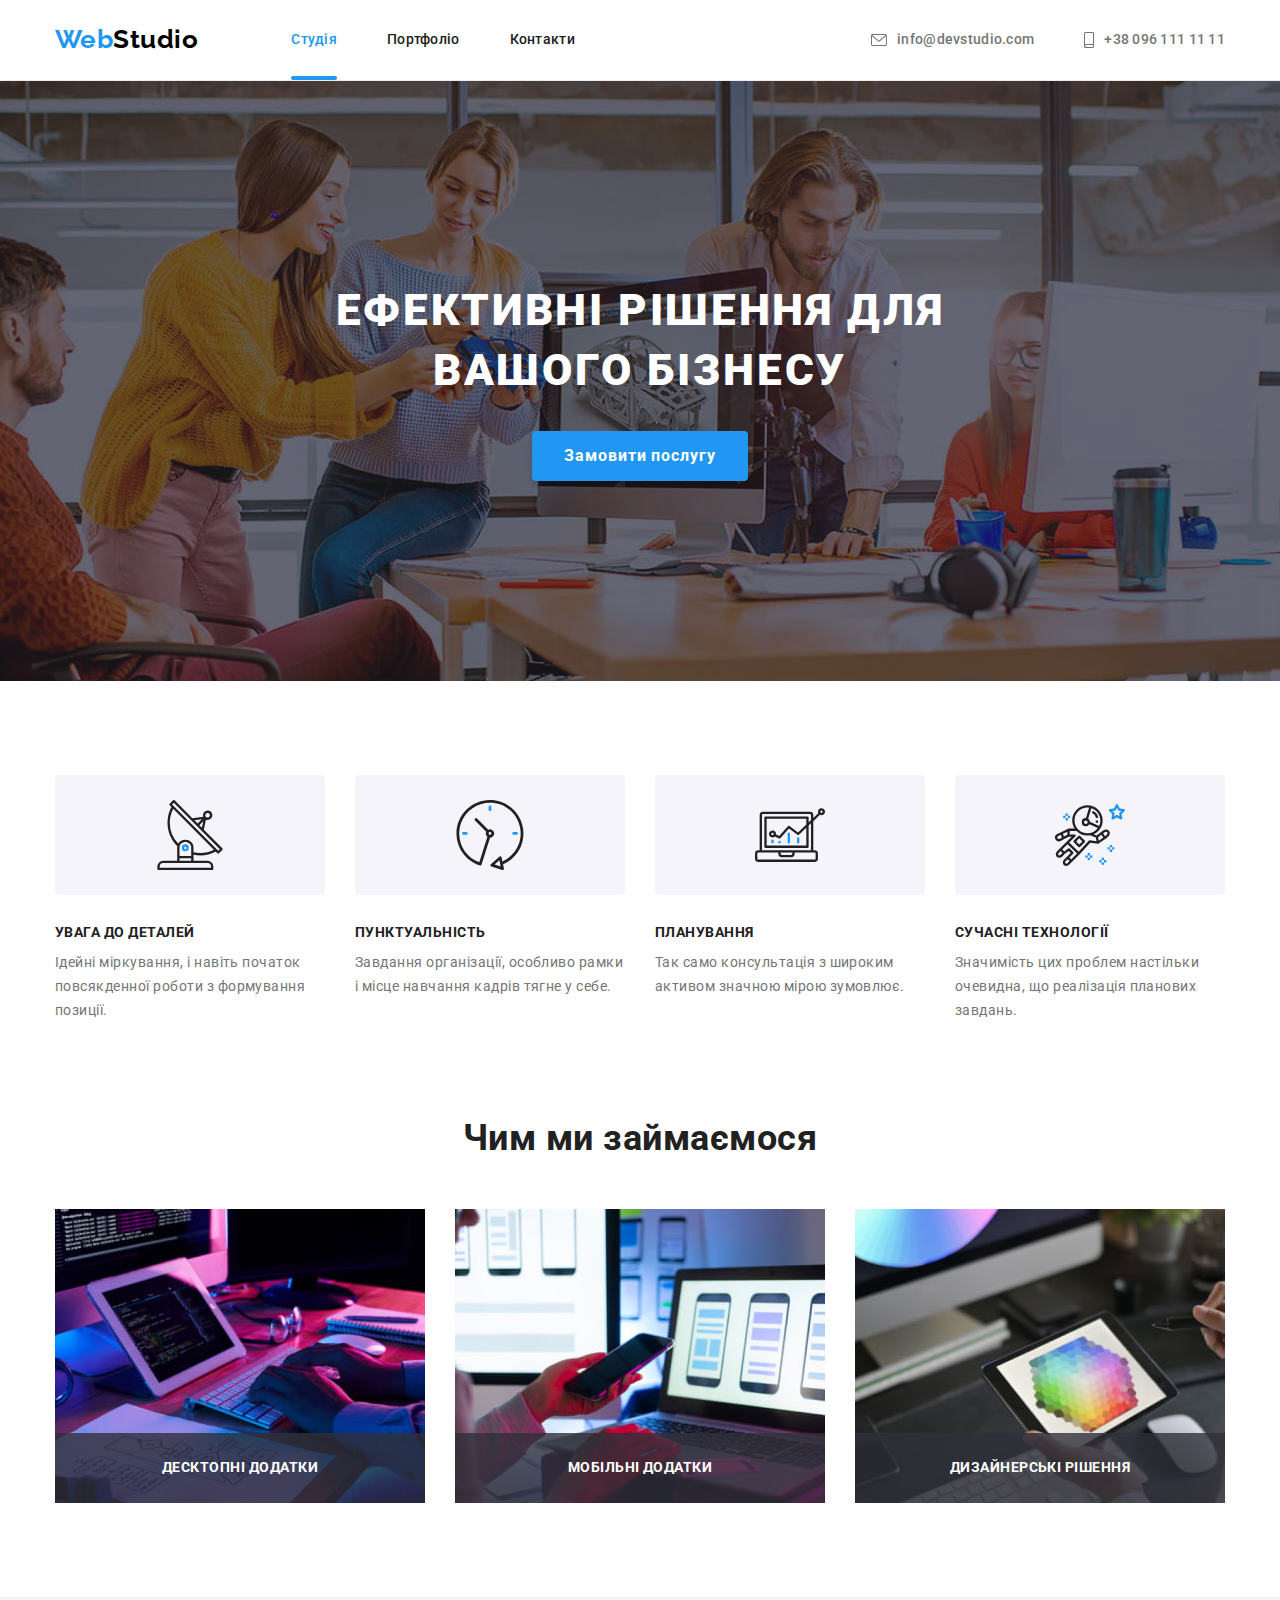
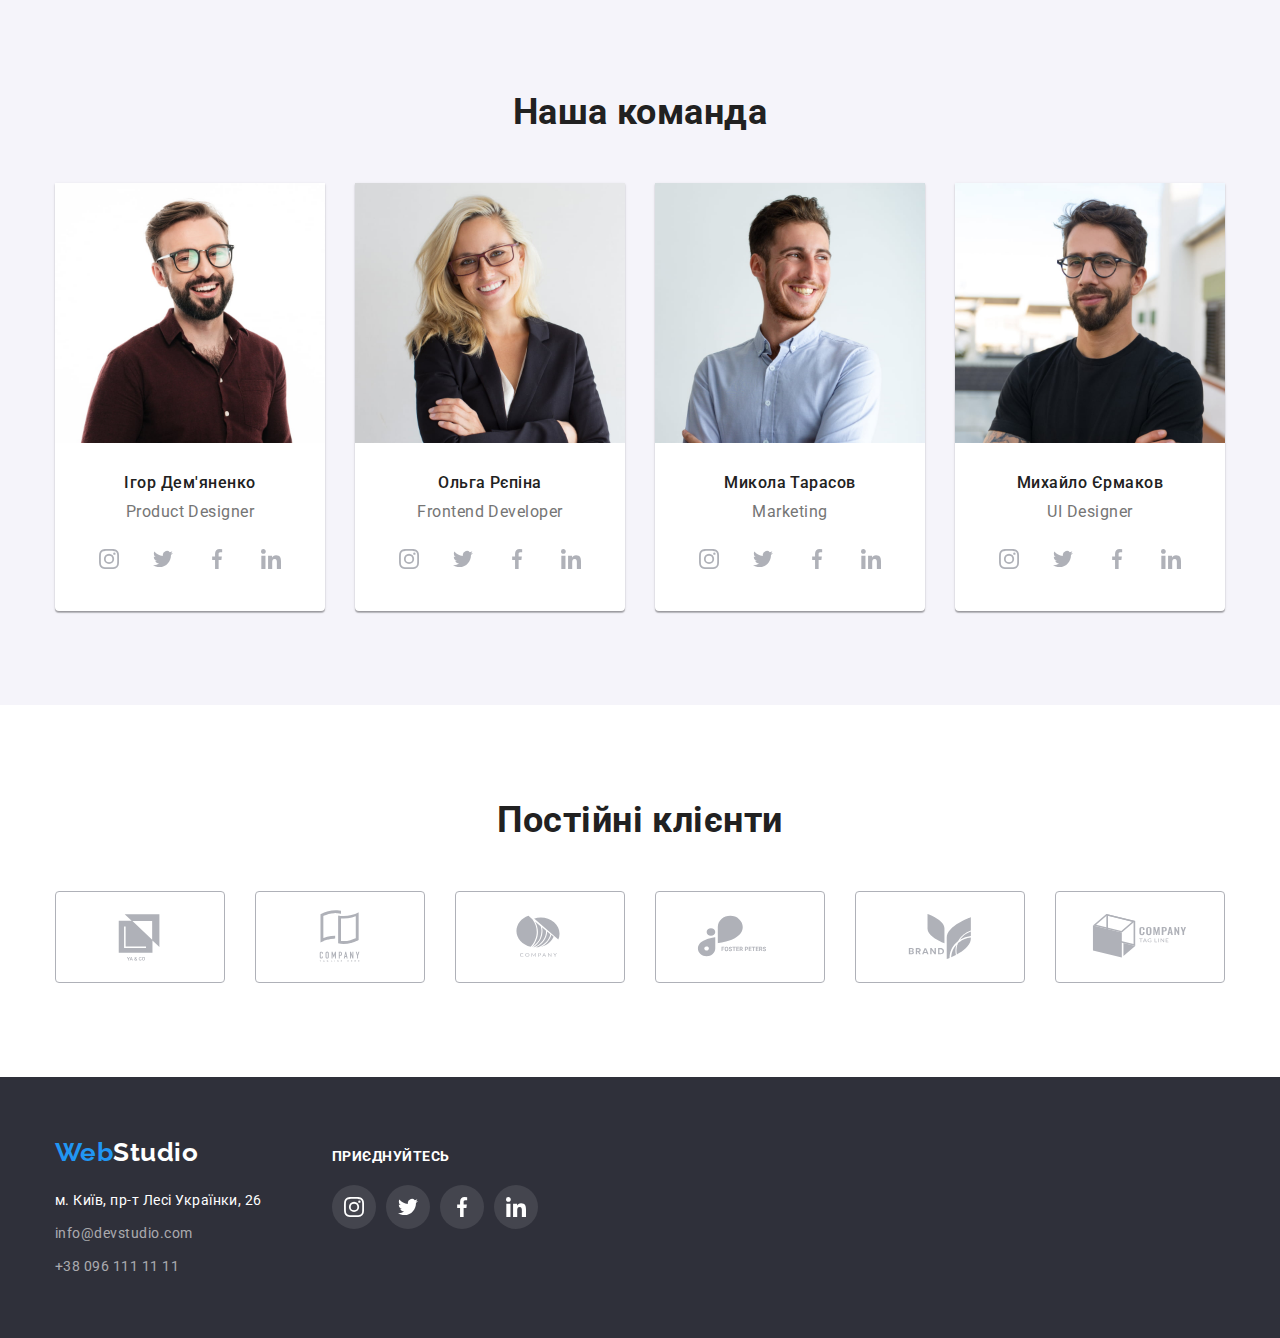
<file: index.html>
<!DOCTYPE html>
<html lang="uk">
  <head>
    <meta charset="UTF-8" />
    <meta http-equiv="X-UA-Compatible" content="IE=edge" />
    <meta name="viewport" content="width=device-width, initial-scale=1.0" />
    <title>Студія</title>
    <link rel="preconnect" href="https://fonts.googleapis.com" />
    <link rel="preconnect" href="https://fonts.gstatic.com" crossorigin />
    <link
      href="https://fonts.googleapis.com/css2?family=Raleway:ital,wght@0,700;1,700&family=Roboto:ital,wght@0,400;0,500;0,700;0,900;1,400;1,500;1,700;1,900&display=swap"
      rel="stylesheet"
    />
    <link
      rel="stylesheet"
      href="https://cdnjs.cloudflare.com/ajax/libs/modern-normalize/1.0.0/modern-normalize.min.css"
    />
    <link rel="stylesheet" href="./css/styles.css" />
  </head>
  <body>
    <!-- Хедер -->
    <header class="header">
      <div class="container menu flex">
        <a href="./index.html" class="logo logo-menu">
          Web<span class="logo-header">Studio</span>
        </a>
        <nav class="nav">
          <ul class="nav-list flex">
            <li class="nav-item">
              <a href="./index.html" class="nav-item-link active-link">Студія</a>
            </li>
            <li class="nav-item">
              <a href="./portfolio.html" class="nav-item-link">Портфоліо</a>
            </li>
            <li class="nav-item">
              <a href="" class="nav-item-link">Контакти</a>
            </li>
          </ul>
        </nav>
        <ul class="contact-list flex">
          <li class="contact-item">
            <a href="mailto:info@devstudio.com" class="contact-item-link">
              <svg class="contact-item-icon" width="16" height="12">
                <use href="./images/icons.svg#icon-envelope"></use>
              </svg>
              info@devstudio.com
            </a>
          </li>
          <li class="contact-item">
            <a href="tel:+380961111111" class="contact-item-link">
              <svg class="contact-item-icon" width="10" height="16">
                <use href="./images/icons.svg#icon-smartphone"></use>
              </svg>
              +38 096 111 11 11
            </a>
          </li>
        </ul>
      </div>
    </header>
    <main>
      <!-- Секція Hero -->
      <section class="hero">
        <div class="container">
          <h1 class="hero-title">
            Ефективні рішення для <br />
            вашого бізнесу
          </h1>
          <button type="button" class="hero-btn" data-modal-open>Замовити послугу</button>
        </div>
        <div class="hero-overlay is-hidden" data-modal>
          <div class="hero-modal">
            <button type="button" data-modal-close class="hero-modal-btn">
              <svg class="hero-modal-icon">
                <use href="./images/icons.svg#icon-close"></use>
              </svg>
            </button>
          </div>
        </div>
      </section>
      <!-- Особливості роботи -->
      <section class="section">
        <div class="container">
          <!-- Прихований заголовок -->
          <h2 class="section-title visually-hidden">Особливості роботи</h2>
          <ul class="features-list flex">
            <li class="features-item">
              <div class="features-item-icon-thumb">
                <svg class="features-item-icon">
                  <use href="./images/icons.svg#icon-antenna"></use>
                </svg>
              </div>
              <h3 class="features-item-title">Увага до деталей</h3>
              <p class="features-item-text">
                Ідейні міркування, і навіть початок повсякденної роботи з формування позиції.
              </p>
            </li>
            <li class="features-item">
              <div class="features-item-icon-thumb">
                <svg class="features-item-icon">
                  <use href="./images/icons.svg#icon-clock"></use>
                </svg>
              </div>
              <h3 class="features-item-title">Пунктуальність</h3>
              <p class="features-item-text">
                Завдання організації, особливо рамки і місце навчання кадрів тягне у себе.
              </p>
            </li>
            <li class="features-item">
              <div class="features-item-icon-thumb">
                <svg class="features-item-icon">
                  <use href="./images/icons.svg#icon-diagram"></use>
                </svg>
              </div>
              <h3 class="features-item-title">Планування</h3>
              <p class="features-item-text">
                Так само консультація з широким активом значною мірою зумовлює.
              </p>
            </li>
            <li class="features-item">
              <div class="features-item-icon-thumb">
                <svg class="features-item-icon">
                  <use href="./images/icons.svg#icon-astronaut"></use>
                </svg>
              </div>
              <h3 class="features-item-title">Сучасні технології</h3>
              <p class="features-item-text">
                Значимість цих проблем настільки очевидна, що реалізація планових завдань.
              </p>
            </li>
          </ul>
        </div>
      </section>
      <!-- Чим ми займаємося -->
      <section class="section work">
        <div class="container">
          <h2 class="section-title">Чим ми займаємося</h2>
          <ul class="work-list flex">
            <li class="work-item">
              <img
                class="work-item-img"
                src="./images/task1.jpg"
                alt="додатки"
                width="370"
              />
              <div class="work-item-title-thumb">
                <h3 class="work-item-title">Десктопні додатки</h3>
              </div>
            </li>
            <li class="work-item">
              <img
                class="work-item-img"
                src="./images/task2.jpg"
                alt="Мобільні додатки"
                width="370"
              />
              <div class="work-item-title-thumb">
                <h3 class="work-item-title">Мобільні додатки</h3>
              </div>
            </li>
            <li class="work-item">
              <img
                class="work-item-img"
                src="./images/task3.jpg"
                alt="робота"
                width="370"
              />
              <div class="work-item-title-thumb">
                <h3 class="work-item-title">Дизайнерські рішення</h3>
              </div>
            </li>
          </ul>
        </div>
      </section>
      <!-- Наша команда -->
      <section class="section team">
        <div class="container">
          <h2 class="section-title">Наша команда</h2>
          <ul class="team-list flex">
            <li class="team-item">
              <img
                class="team-item-img"
                src="./images/team1.jpg"
                alt="Ігор Дем'яненко"
                width="270"
              />
              <div class="team-item-desc">
                <h3 class="team-item-title">Ігор Дем'яненко</h3>
                <p class="team-item-text">Product Designer</p>
                <ul class="socials-list personal flex">
                  <li class="socials-item">
                    <a href="" class="socials-item-link personal" aria-label="Instagram">
                      <svg class="socials-item-icon">
                        <use href="./images/icons.svg#icon-instagram"></use>
                      </svg>
                    </a>
                  </li>
                  <li class="socials-item">
                    <a href="" class="socials-item-link personal" aria-label="Twitter">
                      <svg class="socials-item-icon">
                        <use href="./images/icons.svg#icon-twitter"></use>
                      </svg>
                    </a>
                  </li>
                  <li class="socials-item">
                    <a href="" class="socials-item-link personal" aria-label="Facebook">
                      <svg class="socials-item-icon">
                        <use href="./images/icons.svg#icon-facebook"></use>
                      </svg>
                    </a>
                  </li>
                  <li class="socials-item">
                    <a href="" class="socials-item-link personal" aria-label="Linkedin">
                      <svg class="socials-item-icon">
                        <use href="./images/icons.svg#icon-linkedin"></use>
                      </svg>
                    </a>
                  </li>
                </ul>
              </div>
            </li>
            <li class="team-item">
              <img class="team-item-img" src="./images/team2.jpg" alt="Ольга Рєпіна" width="270" />
              <div class="team-item-desc">
                <h3 class="team-item-title">Ольга Рєпіна</h3>
                <p class="team-item-text">Frontend Developer</p>
                <ul class="socials-list personal flex">
                  <li class="socials-item">
                    <a href="" class="socials-item-link personal" aria-label="Instagram">
                      <svg class="socials-item-icon">
                        <use href="./images/icons.svg#icon-instagram"></use>
                      </svg>
                    </a>
                  </li>
                  <li class="socials-item">
                    <a href="" class="socials-item-link personal" aria-label="Twitter">
                      <svg class="socials-item-icon">
                        <use href="./images/icons.svg#icon-twitter"></use>
                      </svg>
                    </a>
                  </li>
                  <li class="socials-item">
                    <a href="" class="socials-item-link personal" aria-label="Facebook">
                      <svg class="socials-item-icon">
                        <use href="./images/icons.svg#icon-facebook"></use>
                      </svg>
                    </a>
                  </li>
                  <li class="socials-item">
                    <a href="" class="socials-item-link personal" aria-label="Linkedin">
                      <svg class="socials-item-icon">
                        <use href="./images/icons.svg#icon-linkedin"></use>
                      </svg>
                    </a>
                  </li>
                </ul>
              </div>
            </li>
            <li class="team-item">
              <img
                class="team-item-img"
                src="./images/team3.jpg"
                alt="Микола Тарасов"
                width="270"
              />
              <div class="team-item-desc">
                <h3 class="team-item-title">Микола Тарасов</h3>
                <p class="team-item-text">Marketing</p>
                <ul class="socials-list personal flex">
                  <li class="socials-item">
                    <a href="" class="socials-item-link personal" aria-label="Instagram">
                      <svg class="socials-item-icon">
                        <use href="./images/icons.svg#icon-instagram"></use>
                      </svg>
                    </a>
                  </li>
                  <li class="socials-item">
                    <a href="" class="socials-item-link personal" aria-label="Twitter">
                      <svg class="socials-item-icon">
                        <use href="./images/icons.svg#icon-twitter"></use>
                      </svg>
                    </a>
                  </li>
                  <li class="socials-item">
                    <a href="" class="socials-item-link personal" aria-label="Facebook">
                      <svg class="socials-item-icon">
                        <use href="./images/icons.svg#icon-facebook"></use>
                      </svg>
                    </a>
                  </li>
                  <li class="socials-item">
                    <a href="" class="socials-item-link personal" aria-label="Linkedin">
                      <svg class="socials-item-icon">
                        <use href="./images/icons.svg#icon-linkedin"></use>
                      </svg>
                    </a>
                  </li>
                </ul>
              </div>
            </li>
            <li class="team-item">
              <img
                class="team-item-img"
                src="./images/team4.jpg"
                alt="Михайло Єрмаков"
                width="270"
              />
              <div class="team-item-desc">
                <h3 class="team-item-title">Михайло Єрмаков</h3>
                <p class="team-item-text">UI Designer</p>
                <ul class="socials-list personal flex">
                  <li class="socials-item">
                    <a href="" class="socials-item-link personal" aria-label="Instagram">
                      <svg class="socials-item-icon">
                        <use href="./images/icons.svg#icon-instagram"></use>
                      </svg>
                    </a>
                  </li>
                  <li class="socials-item">
                    <a href="" class="socials-item-link personal" aria-label="Twitter">
                      <svg class="socials-item-icon">
                        <use href="./images/icons.svg#icon-twitter"></use>
                      </svg>
                    </a>
                  </li>
                  <li class="socials-item">
                    <a href="" class="socials-item-link personal" aria-label="Facebook">
                      <svg class="socials-item-icon">
                        <use href="./images/icons.svg#icon-facebook"></use>
                      </svg>
                    </a>
                  </li>
                  <li class="socials-item">
                    <a href="" class="socials-item-link personal" aria-label="Linkedin">
                      <svg class="socials-item-icon">
                        <use href="./images/icons.svg#icon-linkedin"></use>
                      </svg>
                    </a>
                  </li>
                </ul>
              </div>
            </li>
          </ul>
        </div>
      </section>
      <!-- Постійні клієнти -->
      <section class="section">
        <div class="container">
          <h2 class="section-title">Постійні клієнти</h2>
          <ul class="clients-list flex">
            <li class="clients-item">
              <a href="" class="clients-item-link">
                <svg class="clients-item-icon">
                  <use href="./images/icons.svg#icon-logo-1"></use>
                </svg>
              </a>
            </li>
            <li class="clients-item">
              <a href="" class="clients-item-link">
                <svg class="clients-item-icon">
                  <use href="./images/icons.svg#icon-logo-2"></use>
                </svg>
              </a>
            </li>
            <li class="clients-item">
              <a href="" class="clients-item-link">
                <svg class="clients-item-icon">
                  <use href="./images/icons.svg#icon-logo-3"></use>
                </svg>
              </a>
            </li>
            <li class="clients-item">
              <a href="" class="clients-item-link">
                <svg class="clients-item-icon">
                  <use href="./images/icons.svg#icon-logo-4"></use>
                </svg>
              </a>
            </li>
            <li class="clients-item">
              <a href="" class="clients-item-link">
                <svg class="clients-item-icon">
                  <use href="./images/icons.svg#icon-logo-5"></use>
                </svg>
              </a>
            </li>
            <li class="clients-item">
              <a href="" class="clients-item-link">
                <svg class="clients-item-icon">
                  <use href="./images/icons.svg#icon-logo-6"></use>
                </svg>
              </a>
            </li>
          </ul>
        </div>
      </section>
    </main>
    <!-- Футер -->
    <footer class="footer">
      <div class="container footer-content flex">
        <div>
          <a href="./index.html" class="logo">Web<span class="logo-footer">Studio</span></a>
          <!-- Адреса -->
          <address class="address">
            <ul class="address-list list">
              <li class="address-item">
                <a
                  href="https://goo.gl/maps/NeYVabY8YoxSWAij9"
                  target="_blank"
                  rel="noopener noreferrer"
                  class="address-item-link"
                  >м. Київ, пр-т Лесі Українки, 26</a
                >
              </li>
              <li class="address-item">
                <a href="mailto:info@devstudio.com" class="address-item-link contact"
                  >info@devstudio.com</a
                >
              </li>
              <li class="address-item">
                <a href="tel:+380961111111" class="address-item-link contact">+38 096 111 11 11</a>
              </li>
            </ul>
          </address>
        </div>
        <!-- Соцмережі -->
        <div class="socials">
          <p class="socials-tagline">Приєднуйтесь</p>
          <ul class="socials-list flex">
            <li class="socials-item">
              <a href="" class="socials-item-link" aria-label="Instagram">
                <svg class="socials-item-icon">
                  <use href="./images/icons.svg#icon-instagram"></use>
                </svg>
              </a>
            </li>
            <li class="socials-item">
              <a href="" class="socials-item-link" aria-label="Twitter">
                <svg class="socials-item-icon">
                  <use href="./images/icons.svg#icon-twitter"></use>
                </svg>
              </a>
            </li>
            <li class="socials-item">
              <a href="" class="socials-item-link" aria-label="Facebook">
                <svg class="socials-item-icon">
                  <use href="./images/icons.svg#icon-facebook"></use>
                </svg>
              </a>
            </li>
            <li class="socials-item">
              <a href="" class="socials-item-link" aria-label="Linkedin">
                <svg class="socials-item-icon">
                  <use href="./images/icons.svg#icon-linkedin"></use>
                </svg>
              </a>
            </li>
          </ul>
        </div>
      </div>
    </footer>
    <script src="./JavaScript/modal.js"></script>
  </body>
</html>
</file>
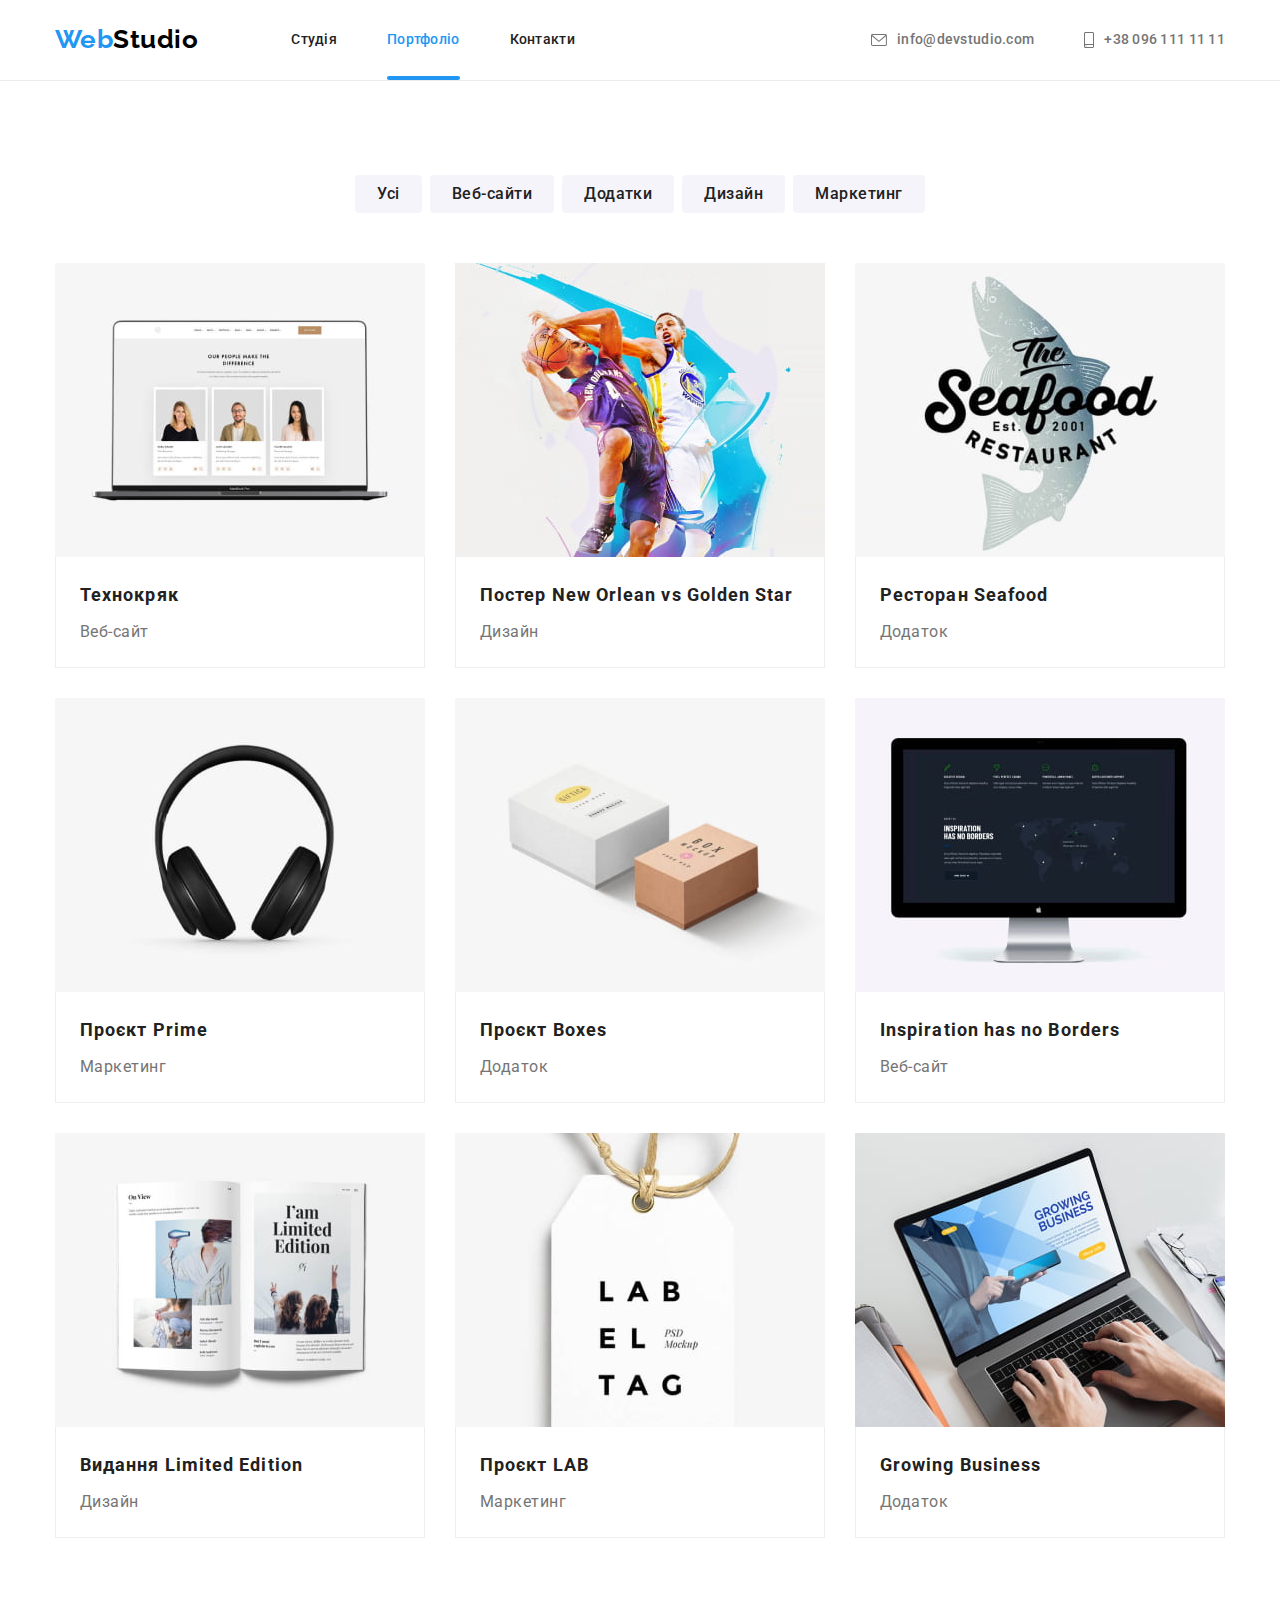
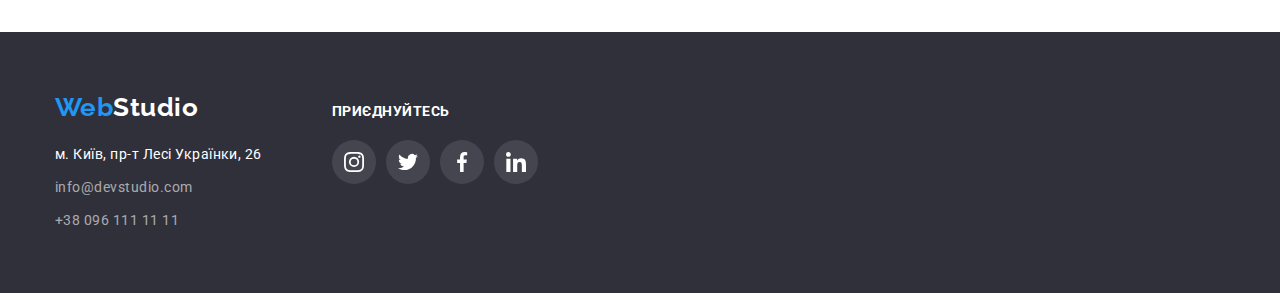
<file: portfolio.html>
<!DOCTYPE html>
<html lang="uk">
  <head>
    <meta charset="UTF-8" />
    <meta http-equiv="X-UA-Compatible" content="IE=edge" />
    <meta name="viewport" content="width=device-width, initial-scale=1.0" />
    <title>Портфоліо</title>
    <link rel="preconnect" href="https://fonts.googleapis.com" />
    <link rel="preconnect" href="https://fonts.gstatic.com" crossorigin />
    <link
      href="https://fonts.googleapis.com/css2?family=Raleway:ital,wght@0,700;1,700&family=Roboto:ital,wght@0,400;0,500;0,700;0,900;1,400;1,500;1,700;1,900&display=swap"
      rel="stylesheet"
    />
    <link
      rel="stylesheet"
      href="https://cdnjs.cloudflare.com/ajax/libs/modern-normalize/1.0.0/modern-normalize.min.css"
    />
    <link rel="stylesheet" href="./css/styles.css" />
  </head>
  <body>
    <!-- Хедер -->
    <header class="header">
      <div class="container menu flex">
        <a href="./index.html" class="logo logo-menu">
          Web<span class="logo-header">Studio</span>
        </a>
        <nav class="nav">
          <ul class="nav-list flex">
            <li class="nav-item">
              <a href="./index.html" class="nav-item-link">Студія</a>
            </li>
            <li class="nav-item">
              <a href="./portfolio.html" class="nav-item-link active-link">Портфоліо</a>
            </li>
            <li class="nav-item">
              <a href="" class="nav-item-link">Контакти</a>
            </li>
          </ul>
        </nav>
        <ul class="contact-list flex">
          <li class="contact-item">
            <a href="mailto:info@devstudio.com" class="contact-item-link">
              <svg class="contact-item-icon" width="16" height="12">
                <use href="./images/icons.svg#icon-envelope"></use>
              </svg>
              info@devstudio.com
            </a>
          </li>
          <li class="contact-item">
            <a href="tel:+380961111111" class="contact-item-link">
              <svg class="contact-item-icon" width="10" height="16">
                <use href="./images/icons.svg#icon-smartphone"></use>
              </svg>
              +38 096 111 11 11
            </a>
          </li>
        </ul>
      </div>
    </header>
    <main>
      <section class="section">
        <div class="container">
          <h1 class="section-title visually-hidden">Портфоліо WebStudio</h1>
          <ul class="filter-list flex">
            <li class="filter-item">
              <button type="button" class="filter-btn">Усі</button>
            </li>
            <li class="filter-item">
              <button type="button" class="filter-btn">Веб-сайти</button>
            </li>
            <li class="filter-item">
              <button type="button" class="filter-btn">Додатки</button>
            </li>
            <li class="filter-item">
              <button type="button" class="filter-btn">Дизайн</button>
            </li>
            <li class="filter-item">
              <button type="button" class="filter-btn">Маркетинг</button>
            </li>
          </ul>
          <ul class="portfolio-list flex">
            <li class="portfolio-item">
              <a href="" class="portfolio-item-link">
                <div class="portfolio-item-box">
                  <img
                    class="portfolio-item-img"
                    src="./images/project1.jpg"
                    alt="Технокряк"
                    width="370"
                  />
                  <div class="portfolio-item-overlay">
                    <p class="portfolio-item-desc">
                      Ресурс пропонує комплексні пропозиції з різним рівнем функціоналу та сервісів.
                      Все це дозволить відвідувачу отримати вичерпні відомості про компанію чи
                      приватну особу.
                    </p>
                  </div>
                </div>
                <div class="portfolio-item-caption">
                  <h2 class="portfolio-item-title">Технокряк</h2>
                  <p class="portfolio-item-text">Веб-сайт</p>
                </div>
              </a>
            </li>
            <li class="portfolio-item">
              <a href="" class="portfolio-item-link">
                <div class="portfolio-item-box">
                  <img
                    class="portfolio-item-img"
                    src="./images/project2.jpg"
                    alt="Постер New Orlean vs Golden Star"
                    width="370"
                  />
                  <div class="portfolio-item-overlay">
                    <p class="portfolio-item-desc">
                      Ресурс пропонує комплексні пропозиції з різним рівнем функціоналу та сервісів.
                      Все це дозволить відвідувачу отримати вичерпні відомості про компанію чи
                      приватну особу.
                    </p>
                  </div>
                </div>
                <div class="portfolio-item-caption">
                  <h2 class="portfolio-item-title">Постер New Orlean vs Golden Star</h2>
                  <p class="portfolio-item-text">Дизайн</p>
                </div>
              </a>
            </li>
            <li class="portfolio-item">
              <a href="" class="portfolio-item-link">
                <div class="portfolio-item-box">
                  <img
                    class="portfolio-item-img"
                    src="./images/project3.jpg"
                    alt="Ресторан Seafood"
                    width="370"
                  />
                  <div class="portfolio-item-overlay">
                    <p class="portfolio-item-desc">
                      Ресурс пропонує комплексні пропозиції з різним рівнем функціоналу та сервісів.
                      Все це дозволить відвідувачу отримати вичерпні відомості про компанію чи
                      приватну особу.
                    </p>
                  </div>
                </div>
                <div class="portfolio-item-caption">
                  <h2 class="portfolio-item-title">Ресторан Seafood</h2>
                  <p class="portfolio-item-text">Додаток</p>
                </div>
              </a>
            </li>
            <li class="portfolio-item">
              <a href="" class="portfolio-item-link">
                <div class="portfolio-item-box">
                  <img
                    class="portfolio-item-img"
                    src="./images/project4.jpg"
                    alt="Проєкт Prime"
                    width="370"
                  />
                  <div class="portfolio-item-overlay">
                    <p class="portfolio-item-desc">
                      Ресурс пропонує комплексні пропозиції з різним рівнем функціоналу та сервісів.
                      Все це дозволить відвідувачу отримати вичерпні відомості про компанію чи
                      приватну особу.
                    </p>
                  </div>
                </div>
                <div class="portfolio-item-caption">
                  <h2 class="portfolio-item-title">Проєкт Prime</h2>
                  <p class="portfolio-item-text">Маркетинг</p>
                </div>
              </a>
            </li>
            <li class="portfolio-item">
              <a href="" class="portfolio-item-link">
                <div class="portfolio-item-box">
                  <img
                    class="portfolio-item-img"
                    src="./images/project5.jpg"
                    alt="Проєкт Boxes"
                    width="370"
                  />
                  <div class="portfolio-item-overlay">
                    <p class="portfolio-item-desc">
                      Ресурс пропонує комплексні пропозиції з різним рівнем функціоналу та сервісів.
                      Все це дозволить відвідувачу отримати вичерпні відомості про компанію чи
                      приватну особу.
                    </p>
                  </div>
                </div>
                <div class="portfolio-item-caption">
                  <h2 class="portfolio-item-title">Проєкт Boxes</h2>
                  <p class="portfolio-item-text">Додаток</p>
                </div>
              </a>
            </li>
            <li class="portfolio-item">
              <a href="" class="portfolio-item-link">
                <div class="portfolio-item-box">
                  <img
                    class="portfolio-item-img"
                    src="./images/project6.jpg"
                    alt="Inspiration has no Borders"
                    width="370"
                  />
                  <div class="portfolio-item-overlay">
                    <p class="portfolio-item-desc">
                      Ресурс пропонує комплексні пропозиції з різним рівнем функціоналу та сервісів.
                      Все це дозволить відвідувачу отримати вичерпні відомості про компанію чи
                      приватну особу.
                    </p>
                  </div>
                </div>
                <div class="portfolio-item-caption">
                  <h2 class="portfolio-item-title">Inspiration has no Borders</h2>
                  <p class="portfolio-item-text">Веб-сайт</p>
                </div>
              </a>
            </li>
            <li class="portfolio-item">
              <a href="" class="portfolio-item-link">
                <div class="portfolio-item-box">
                  <img
                    class="portfolio-item-img"
                    src="./images/project7.jpg"
                    alt="Видання Limited Edition"
                    width="370"
                  />
                  <div class="portfolio-item-overlay">
                    <p class="portfolio-item-desc">
                      Ресурс пропонує комплексні пропозиції з різним рівнем функціоналу та сервісів.
                      Все це дозволить відвідувачу отримати вичерпні відомості про компанію чи
                      приватну особу.
                    </p>
                  </div>
                </div>
                <div class="portfolio-item-caption">
                  <h2 class="portfolio-item-title">Видання Limited Edition</h2>
                  <p class="portfolio-item-text">Дизайн</p>
                </div>
              </a>
            </li>
            <li class="portfolio-item">
              <a href="" class="portfolio-item-link">
                <div class="portfolio-item-box">
                  <img
                    class="portfolio-item-img"
                    src="./images/project8.jpg"
                    alt="Проєкт LAB"
                    width="370"
                  />
                  <div class="portfolio-item-overlay">
                    <p class="portfolio-item-desc">
                      Ресурс пропонує комплексні пропозиції з різним рівнем функціоналу та сервісів.
                      Все це дозволить відвідувачу отримати вичерпні відомості про компанію чи
                      приватну особу.
                    </p>
                  </div>
                </div>
                <div class="portfolio-item-caption">
                  <h2 class="portfolio-item-title">Проєкт LAB</h2>
                  <p class="portfolio-item-text">Маркетинг</p>
                </div>
              </a>
            </li>
            <li class="portfolio-item">
              <a href="" class="portfolio-item-link">
                <div class="portfolio-item-box">
                  <img
                    class="portfolio-item-img"
                    src="./images/project9.jpg"
                    alt="Growing Business"
                    width="370"
                  />
                  <div class="portfolio-item-overlay">
                    <p class="portfolio-item-desc">
                      Ресурс пропонує комплексні пропозиції з різним рівнем функціоналу та сервісів.
                      Все це дозволить відвідувачу отримати вичерпні відомості про компанію чи
                      приватну особу.
                    </p>
                  </div>
                </div>
                <div class="portfolio-item-caption">
                  <h2 class="portfolio-item-title">Growing Business</h2>
                  <p class="portfolio-item-text">Додаток</p>
                </div>
              </a>
            </li>
          </ul>
        </div>
      </section>
    </main>
    <!-- Футер -->
    <footer class="footer">
      <div class="container footer-content flex">
        <div>
          <a href="./index.html" class="logo">Web<span class="logo-footer">Studio</span></a>
          <!-- Адреса -->
          <address class="address">
            <ul class="address-list list">
              <li class="address-item">
                <a
                  href="https://goo.gl/maps/NeYVabY8YoxSWAij9"
                  target="_blank"
                  rel="noopener noreferrer"
                  class="address-item-link"
                  >м. Київ, пр-т Лесі Українки, 26</a
                >
              </li>
              <li class="address-item">
                <a href="mailto:info@devstudio.com" class="address-item-link contact"
                  >info@devstudio.com</a
                >
              </li>
              <li class="address-item">
                <a href="tel:+380961111111" class="address-item-link contact">+38 096 111 11 11</a>
              </li>
            </ul>
          </address>
        </div>
        <!-- Соцмережі -->
        <div class="socials">
          <p class="socials-tagline">Приєднуйтесь</p>
          <ul class="socials-list flex">
            <li class="socials-item">
              <a href="" class="socials-item-link" aria-label="Instagram">
                <svg class="socials-item-icon">
                  <use href="./images/icons.svg#icon-instagram"></use>
                </svg>
              </a>
            </li>
            <li class="socials-item">
              <a href="" class="socials-item-link" aria-label="Twitter">
                <svg class="socials-item-icon">
                  <use href="./images/icons.svg#icon-twitter"></use>
                </svg>
              </a>
            </li>
            <li class="socials-item">
              <a href="" class="socials-item-link" aria-label="Facebook">
                <svg class="socials-item-icon">
                  <use href="./images/icons.svg#icon-facebook"></use>
                </svg>
              </a>
            </li>
            <li class="socials-item">
              <a href="" class="socials-item-link" aria-label="Linkedin">
                <svg class="socials-item-icon">
                  <use href="./images/icons.svg#icon-linkedin"></use>
                </svg>
              </a>
            </li>
          </ul>
        </div>
      </div>
    </footer>
  </body>
</html>
</file>
<file: css/styles.css>
/* Глобальні стилі */

:root {
  --active-link-color: #2196f3;
  --active-btn-color: #188ce8;
  --primary-text-color: #212121;
  --secondary-text-color: #757575;
  --svg-base-color: #afb1b8;
  --bg-light-color: #f5f4fa;
  --bg-dark-color: #2f303a;
  --header-border-color: #ececec;
  --item-border-color: #eeeeee;
  --hero-bg-color: #c4c4c4;
  --white-color: #ffffff;
  --black-color: #000000;
  --auto-line-height: 1.2;
  --small-text-size: 14px;
  --medium-text-size: 16px;
  --duration: 250ms;
  --timing-function: cubic-bezier(0.4, 0, 0.2, 1);
}

body {
  font-family: 'Roboto', sans-serif;
  letter-spacing: 0.03em;
  color: var(--primary-text-color);
  background-color: var(--white-color);
}

h1,
h2,
h3,
p {
  margin: 0;
}

ul {
  padding: 0;
  margin: 0;
  list-style: none;
}

.container {
  width: 1200px;
  padding-left: 15px;
  padding-right: 15px;
  margin: 0 auto;
}

.flex {
  display: flex;
}

/* Головна сторінка */

/* Хедер */

.header {
  border-bottom: 1px solid var(--header-border-color);
}

.menu {
  align-items: center;
}

.logo {
  font-family: 'Raleway', sans-serif;
  font-weight: 700;
  font-size: 26px;
  line-height: var(--auto-line-height);
  color: var(--active-link-color);
  text-decoration: none;
}

.logo-menu {
  padding: 24px 0;
}

.logo-header {
  color: var(--black-color);
}

.nav {
  margin-left: 93px;
}

.nav-item {
  position: relative;
}

.contact-list {
  margin-left: auto;
}

.nav-item:not(:last-child),
.contact-item:not(:last-child) {
  margin-right: 50px;
}

.nav-item-link,
.contact-item-link {
  display: flex;
  align-items: center;
  padding: 32px 0;
  font-weight: 500;
  font-size: var(--small-text-size);
  line-height: 1.14;
  letter-spacing: 0.02em;
  color: inherit;
  text-decoration: none;
  transition: color var(--duration) var(--timing-function);
}

.contact-item-link {
  color: var(--secondary-text-color);
}

.active-link,
.nav-item-link:hover,
.nav-item-link:focus,
.contact-item-link:hover,
.contact-item-link:focus {
  color: var(--active-link-color);
}

.active-link {
  color: var(--active-link-color);
}

.active-link::after {
  position: absolute;
  bottom: 0;
  content: '';
  width: 100%;
  height: 4px;
  background-color: var(--active-link-color);
  border-radius: 2px;
}

.contact-item-icon {
  margin-right: 10px;
  fill: currentColor;
}

/* Секція Hero */

.hero {
  max-width: 1600px;
  height: 600px;
  padding: 200px 0;
  margin: 0 auto;
  text-align: center;
  background-color: var(--hero-bg-color);
  background-image: linear-gradient(rgba(47, 48, 58, 0.4), rgba(47, 48, 58, 0.4)),
    url(../images/hero-bg.jpg);
  background-repeat: no-repeat;
  background-position: center;
  background-size: cover;
}

.hero-title {
  margin-bottom: 30px;
  font-weight: 900;
  font-size: 44px;
  line-height: 1.36;
  letter-spacing: 0.06em;
  color: var(--white-color);
  text-transform: uppercase;
}

.hero-btn {
  padding: 10px 32px;
  font-family: inherit;
  font-weight: 700;
  font-size: var(--medium-text-size);
  line-height: 1.88;
  letter-spacing: 0.06em;
  color: var(--white-color);
  text-align: center;
  cursor: pointer;
  background-color: var(--active-link-color);
  box-shadow: 0px 4px 4px rgba(0, 0, 0, 0.15);
  border: none;
  border-radius: 4px;
  transition: background-color var(--duration) var(--timing-function);
}

.hero-btn:hover,
.hero-btn:focus {
  background-color: var(--active-btn-color);
}

.hero-overlay {
  position: fixed;
  top: 0;
  left: 0;
  z-index: 5;
  width: 100%;
  height: 100%;
  opacity: 1;
  background-color: rgba(0, 0, 0, 0.2);
  transition: opacity var(--duration) var(--timing-function);
}

.hero-overlay.is-hidden {
  opacity: 0;
  pointer-events: none;
  visibility: hidden;
}

.hero-overlay.is-hidden .hero-modal {
  opacity: 0;
  transform: translate(-50%, -50%) scale(0.5);
}

.hero-modal {
  position: absolute;
  top: 50%;
  left: 50%;
  min-width: 528px;
  min-height: 581px;
  background-color: var(--white-color);
  box-shadow: 0px 1px 3px rgba(0, 0, 0, 0.12), 0px 1px 1px rgba(0, 0, 0, 0.14),
    0px 2px 1px rgba(0, 0, 0, 0.2);
  border-radius: 4px;
  opacity: 1;
  transform: translate(-50%, -50%) scale(1);
  transition: transform var(--duration) var(--timing-function),
    opacity var(--duration) var(--timing-function);
}

.hero-modal-btn {
  position: absolute;
  top: 8px;
  right: 8px;
  display: flex;
  justify-content: center;
  align-items: center;
  width: 30px;
  height: 30px;
  margin: 0;
  padding: 0;
  color: var(--black-color);
  cursor: pointer;
  background-color: transparent;
  border: 1px solid rgba(0, 0, 0, 0.1);
  border-radius: 50%;
}

.hero-modal-icon {
  width: 18px;
  height: 18px;
  fill: currentColor;
}

/* Особливості роботи */

.section {
  padding: 94px 0;
}

.section-title {
  margin-bottom: 50px;
  font-size: 36px;
  line-height: 1.17;
  text-align: center;
}

.visually-hidden {
  position: absolute;
  width: 1px;
  height: 1px;
  margin: -1px;
  border: 0;
  padding: 0;
  white-space: nowrap;
  clip-path: inset(100%);
  clip: rect(0 0 0 0);
  overflow: hidden;
}

.features-item:not(:last-child) {
  margin-right: 30px;
}

.features-item-icon-thumb {
  display: flex;
  justify-content: center;
  align-items: center;
  width: 270px;
  height: 120px;
  margin-bottom: 30px;
  background-color: var(--bg-light-color);
  border-radius: 4px;
}

.features-item-icon {
  width: 70px;
  height: 70px;
}

.features-item-title {
  margin-bottom: 10px;
  font-size: var(--small-text-size);
  line-height: 1.14;
  text-transform: uppercase;
}

.features-item-text {
  font-size: var(--small-text-size);
  line-height: 1.71;
  color: var(--secondary-text-color);
}

/* Чим ми займаємося */

.work {
  padding-top: 0;
}

.work-item {
  position: relative;
}

.work-item:not(:last-child) {
  margin-right: 30px;
}

.work-item-img {
  display: block;
}

.work-item-title-thumb {
  position: absolute;
  bottom: 0;
  width: 100%;
  padding: 27px 0;
  text-align: center;
  background-color: rgba(47, 48, 58, 0.8);
}

.work-item-title {
  font-size: var(--small-text-size);
  line-height: 1.14;
  color: var(--white-color);
  text-transform: uppercase;
}

/* Наша команда */

.team {
  background-color: var(--bg-light-color);
}

.team-item {
  background-color: var(--white-color);
  box-shadow: 0px 1px 3px rgba(0, 0, 0, 0.12), 0px 1px 1px rgba(0, 0, 0, 0.14),
    0px 2px 1px rgba(0, 0, 0, 0.2);
  border-radius: 0px 0px 4px 4px;
}

.team-item:not(:last-child) {
  margin-right: 30px;
}

.team-item-img {
  display: block;
}

.team-item-desc {
  padding-top: 30px;
  padding-bottom: 30px;
}

.team-item-title,
.team-item-text {
  font-size: var(--medium-text-size);
  line-height: var(--auto-line-height);
  text-align: center;
}

.team-item-title {
  margin-bottom: 10px;
  font-weight: 500;
}

.team-item-text {
  margin-bottom: 16px;
  color: var(--secondary-text-color);
}

.socials-list.personal {
  justify-content: center;
}

.socials-item-link.personal {
  color: var(--svg-base-color);
  background-color: var(--white-color);
  transition: color var(--duration) var(--timing-function),
    background-color var(--duration) var(--timing-function);
}

.socials-item-link.personal:hover,
.socials-item-link.personal:focus {
  color: var(--white-color);
}

/* Постійні клієнти */

.clients-list {
  justify-content: space-between;
}

.clients-item:not(:last-child) {
  margin-right: 30px;
}

.clients-item-link {
  display: flex;
  justify-content: center;
  align-items: center;
  width: 170px;
  height: 92px;
  color: var(--svg-base-color);
  border: 1px solid var(--svg-base-color);
  border-radius: 4px;
  transition: color var(--duration) var(--timing-function),
    border-color var(--duration) var(--timing-function);
}

.clients-item-link:hover,
.clients-item-link:focus {
  color: var(--active-link-color);
  border-color: var(--active-link-color);
}

.clients-item-icon {
  width: 106px;
  height: 60px;
  fill: currentColor;
}

/* Футер */

.footer {
  padding: 60px 0;
  background-color: var(--bg-dark-color);
}

.footer-content {
  align-items: baseline;
}

.logo-footer {
  color: var(--white-color);
}

.address {
  margin-top: 20px;
}

.address-item:not(:last-child) {
  margin-bottom: 9px;
}

.address-item-link {
  font-style: normal;
  font-size: var(--small-text-size);
  line-height: 1.71;
  color: var(--white-color);
  text-decoration: none;
  transition: color var(--duration) var(--timing-function);
}

.address-item-link.contact {
  color: rgba(255, 255, 255, 0.6);
}

.address-item-link:hover,
.address-item-link:focus {
  color: var(--active-link-color);
}

/* Соцмережі */

.socials {
  margin-left: 70px;
}

.socials-tagline {
  margin-bottom: 20px;
  font-weight: 700;
  font-size: var(--small-text-size);
  line-height: 1.14;
  color: var(--white-color);
  text-transform: uppercase;
}

.socials-item:not(:last-child) {
  margin-right: 10px;
}

.socials-item-link {
  display: flex;
  justify-content: center;
  align-items: center;
  width: 44px;
  height: 44px;
  color: var(--white-color);
  border-radius: 50%;
  background-color: rgba(255, 255, 255, 0.1);
  transition: background-color var(--duration) var(--timing-function);
}

.socials-item-link:hover,
.socials-item-link:focus {
  background-color: var(--active-link-color);
}

.socials-item-icon {
  width: 20px;
  height: 20px;
  fill: currentColor;
}

/* Сторінка портфоліо */

/* Кнопки */

.filter-list {
  justify-content: center;
  margin-bottom: 50px;
}

.filter-item:not(:last-child) {
  margin-right: 8px;
}

.filter-btn {
  padding: 6px 22px;
  font-family: inherit;
  font-weight: 500;
  font-size: var(--medium-text-size);
  line-height: 1.62;
  text-align: center;
  letter-spacing: inherit;
  color: inherit;
  cursor: pointer;
  background-color: var(--bg-light-color);
  border: none;
  border-radius: 4px;
  transition: color var(--duration) var(--timing-function),
    background-color var(--duration) var(--timing-function),
    box-shadow var(--duration) var(--timing-function);
}

.filter-btn:hover,
.filter-btn:focus {
  color: var(--white-color);
  background-color: var(--active-link-color);
  box-shadow: 0px 3px 1px rgba(0, 0, 0, 0.1), 0px 1px 2px rgba(0, 0, 0, 0.08),
    0px 2px 2px rgba(0, 0, 0, 0.12);
}

/* Перелік проєктів */

.portfolio-list {
  flex-wrap: wrap;
}

.portfolio-item {
  display: flex;
  width: calc((100% - 60px) / 3);
  margin-right: 30px;
  margin-bottom: 30px;
}

.portfolio-item:nth-child(3n) {
  margin-right: 0;
}

.portfolio-item:nth-last-child(-n + 3) {
  margin-bottom: 0;
}

.portfolio-item-link {
  color: inherit;
  text-decoration: none;
  transition: box-shadow var(--duration) var(--timing-function);
}

.portfolio-item-link:hover,
.portfolio-item-link:focus {
  box-shadow: 0px 1px 1px rgba(0, 0, 0, 0.12), 0px 4px 4px rgba(0, 0, 0, 0.06),
    1px 4px 6px rgba(0, 0, 0, 0.16);
}

.portfolio-item-img {
  display: block;
}

.portfolio-item-box {
  position: relative;
  overflow: hidden;
}

.portfolio-item-overlay {
  position: absolute;
  top: 0;
  left: 0;
  display: block;
  width: 100%;
  height: 100%;
  background-color: rgba(33, 150, 243, 0.9);
  transform: translateY(101%);
  transition: transform var(--duration) var(--timing-function);
}

.portfolio-item-desc {
  display: flex;
  align-items: center;
  height: 100%;
  padding: 0 24px;
  font-size: 18px;
  line-height: 1.56;
  color: var(--white-color);
}

.portfolio-item-link:hover .portfolio-item-overlay,
.portfolio-item-link:focus .portfolio-item-overlay {
  transform: translateY(0);
}

.portfolio-item-caption {
  padding: 20px 24px;
  border: 1px solid var(--item-border-color);
  border-top: none;
}

.portfolio-item-title {
  margin-bottom: 4px;
  font-size: 18px;
  line-height: 2;
  letter-spacing: 0.06em;
}

.portfolio-item-text {
  font-size: var(--medium-text-size);
  line-height: 1.88;
  color: var(--secondary-text-color);
}
</file>
